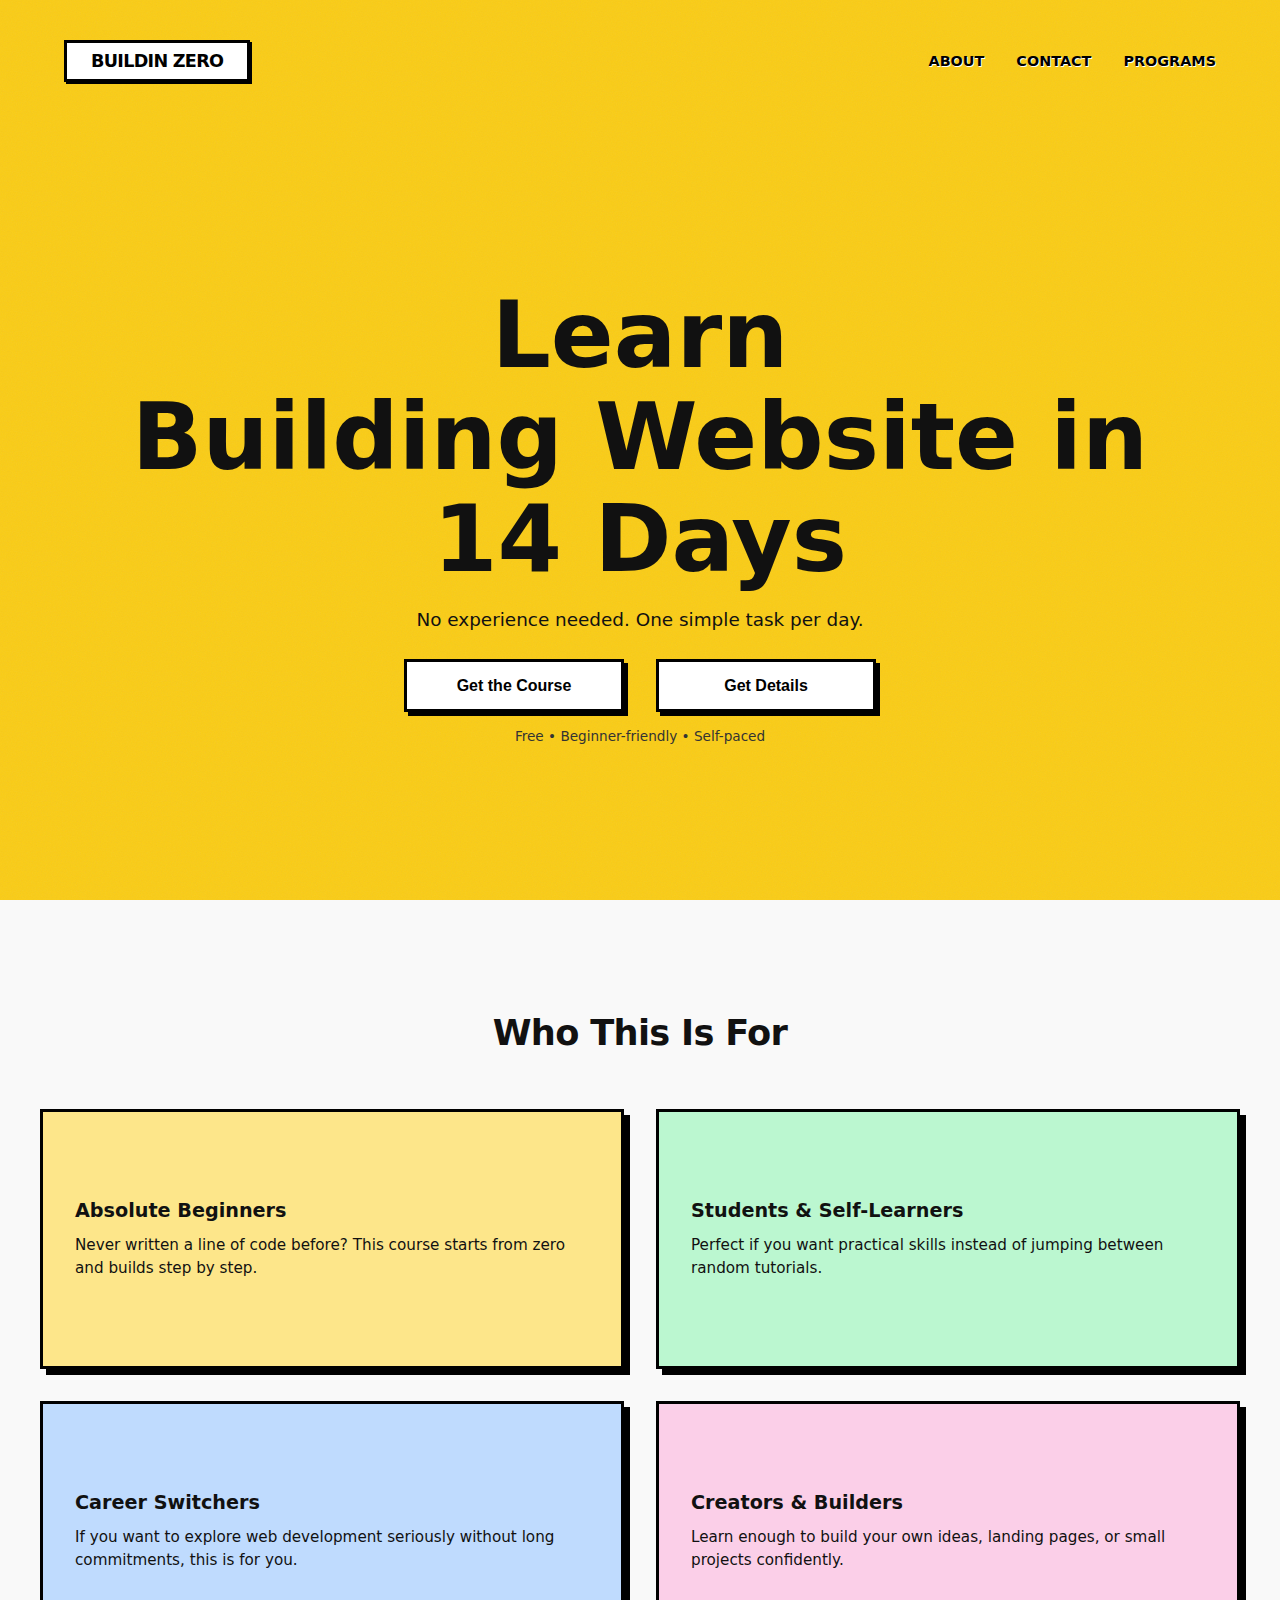
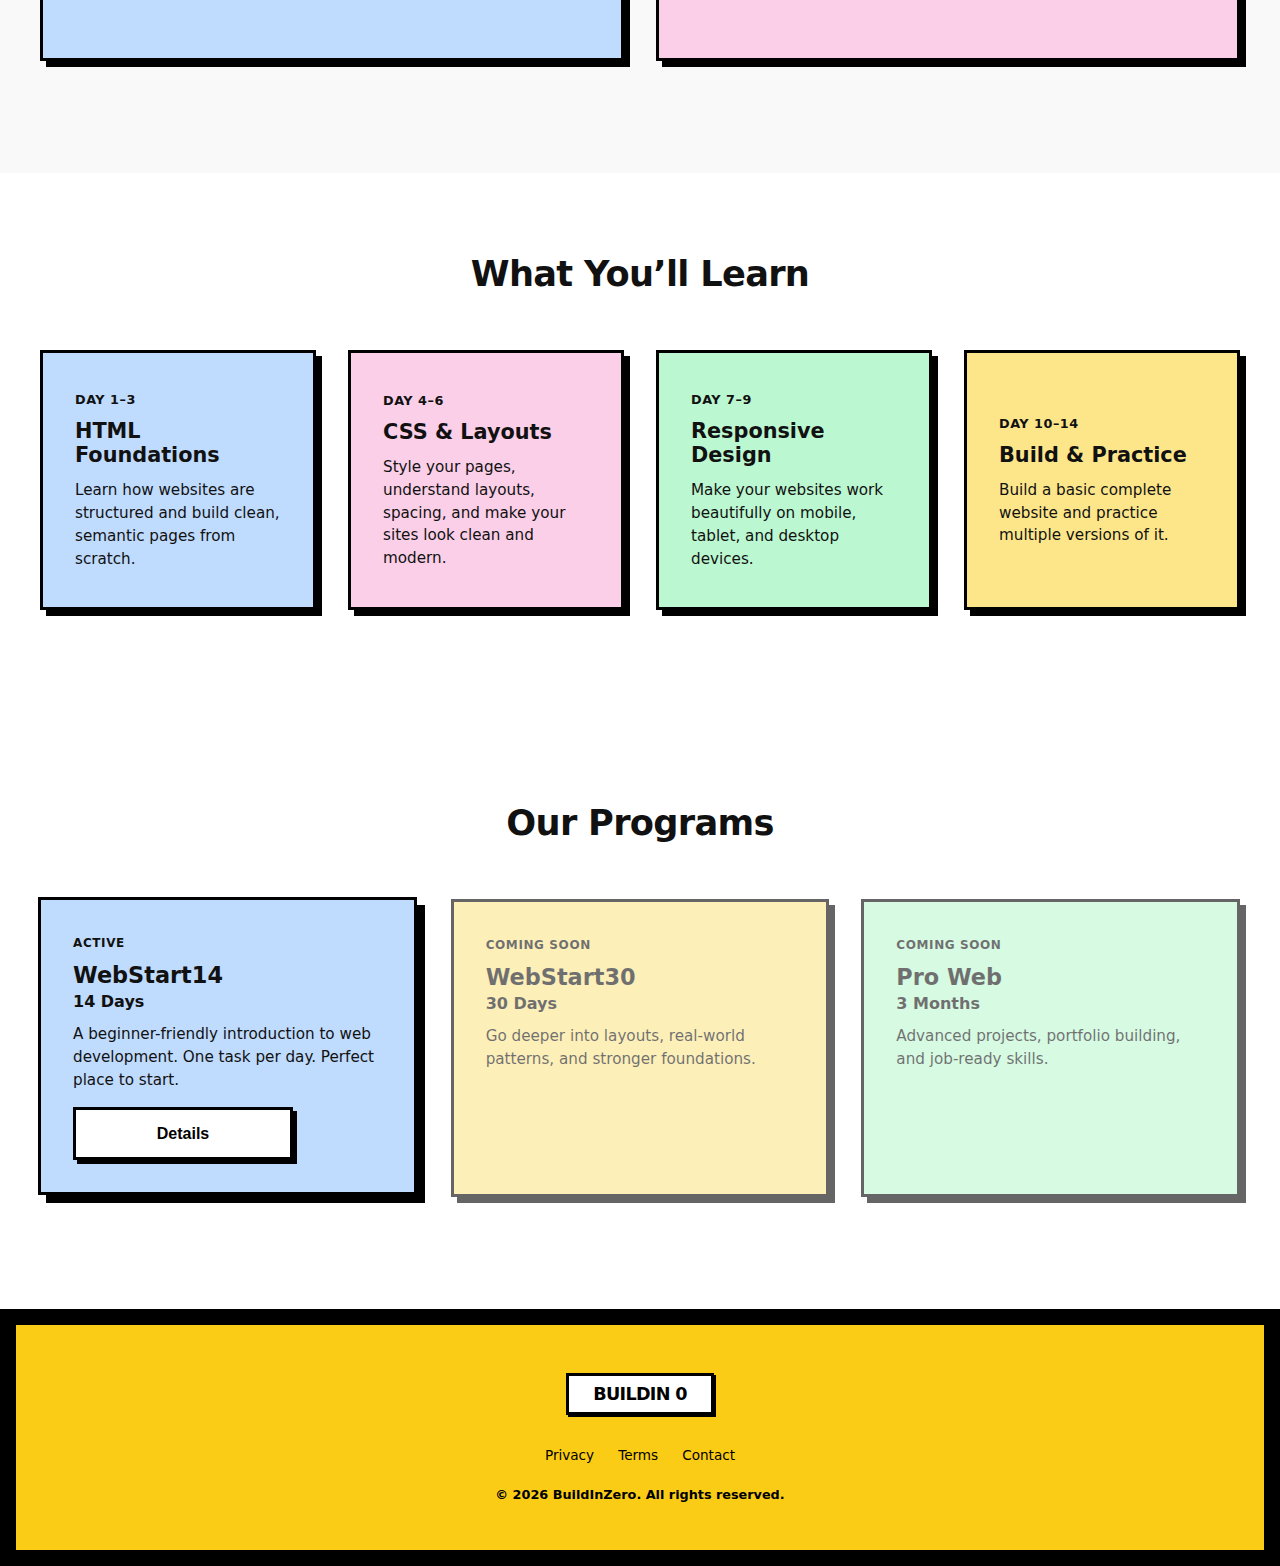
<file: index.html>
<!doctype html>
<html lang="en">
    <head>
        <meta charset="UTF-8" />
        <meta name="viewport" content="width=device-width, initial-scale=1.0" />
        <title>BuildInZero</title>
        <link rel="stylesheet" href="style.css" />
    </head>
    <body>
        <!-- NAVBAR -->
        <header class="navbar">
            <div class="nav-inner">
                <a href="index.html" class="logo">BuildIn  Zero</a>
                <nav class="nav-actions">
                    <a href="about.html" class="nav-link">About</a>
                    <a href="contact.html" class="nav-link">Contact</a>
                    <a href="#programs" class="nav-link">Programs</a>
                    <!--<button class="cta-btn small">Start Free</button>-->
                </nav>
                
                <button class="nav-toggle" aria-label="Toggle navigation">
                  <span></span>
                  <span></span>
                  <span></span>
                </button>

            </div>
        </header>

        <!-- HERO -->
        <section class="hero">
            <div class="hero-content">
                <h1 class="hero-title">Learn <br /> Building Website in <br /> 14 Days</h1>

                <p class="subtitle">
                    No experience needed. One simple task per day.
                </p>
                
                <span class="cta-btn-span">
                <button class="cta-btn">Get the Course</button>
                <button class="cta-btn">Get Details</button>
                </span>

                <p class="reassurance">Free • Beginner-friendly • Self-paced</p>
            </div>
        </section>
        
        
        
        <!-- SECTION 2: WHO THIS IS FOR -->
        <section class="section section-for">
          <div class="section-inner">
            <h2>Who This Is For</h2>
        
            <div class="for-grid">
        
              <div class="for-card yellow">
                <h3>Absolute Beginners</h3>
                <p>
                  Never written a line of code before?
                  This course starts from zero and builds step by step.
                </p>
              </div>
        
              <div class="for-card green">
                <h3>Students & Self-Learners</h3>
                <p>
                  Perfect if you want practical skills instead of
                  jumping between random tutorials.
                </p>
              </div>
        
              <div class="for-card blue">
                <h3>Career Switchers</h3>
                <p>
                  If you want to explore web development seriously
                  without long commitments, this is for you.
                </p>
              </div>
        
              <div class="for-card pink">
                <h3>Creators & Builders</h3>
                <p>
                  Learn enough to build your own ideas, landing pages,
                  or small projects confidently.
                </p>
              </div>
        
            </div>
          </div>
        </section>
        
        <!-- SECTION 3: WHAT YOU’LL LEARN -->
        <section class="section section-learn">
          <div class="section-what-you-learn-inner">
            <h2>What You’ll Learn</h2>
        
            <div class="learn-grid">
        
              <div class="learn-card bg-blue">
                <span class="learn-day">Day 1–3</span>
                <h3>HTML Foundations</h3>
                <p>
                  Learn how websites are structured and build
                  clean, semantic pages from scratch.
                </p>
              </div>
        
              <div class="learn-card bg-pink">
                <span class="learn-day">Day 4–6</span>
                <h3>CSS & Layouts</h3>
                <p>
                  Style your pages, understand layouts, spacing,
                  and make your sites look clean and modern.
                </p>
              </div>
        
              <div class="learn-card bg-green">
                <span class="learn-day">Day 7–9</span>
                <h3>Responsive Design</h3>
                <p>
                  Make your websites work beautifully on mobile,
                  tablet, and desktop devices.
                </p>
              </div>
        
              <div class="learn-card bg-yellow">
                <span class="learn-day">Day 10–14</span>
                <h3>Build & Practice</h3>
                <p>
                  Build a basic complete website and practice multiple versions of it.
                </p>
              </div>
        
            </div>
          </div>
        </section>
        
        
        <!-- SECTION: PROGRAMS -->
        <section id="programs" class="section section-programs">
          <div class="section-inner">
            <h2>Our Programs</h2>
        
            <div class="program-grid">
        
              <!-- ACTIVE -->
              <div class="program-card active " style="background: #bfdbfe;">
                <span class="program-tag">Active</span>
                <h3>WebStart14</h3>
                <p class="program-duration">14 Days</p>
                <p class="program-desc">
                  A beginner-friendly introduction to web development.
                  One task per day. Perfect place to start.
                </p>
                
                <button class="cta-btn course-btn" onclick="window.location.href='webstart14.html'">Details</button>
              </div>
        
              <!-- COMING SOON -->
              <div class="program-card coming " style="background: #fde68a;">
                <span class="program-tag">Coming Soon</span>
                <h3>WebStart30</h3>
                <p class="program-duration">30 Days</p>
                <p class="program-desc">
                  Go deeper into layouts, real-world patterns,
                  and stronger foundations.
                </p>
              </div>
        
              <!-- COMING SOON -->
              <div class="program-card coming " style="background: #bbf7d0;">
                <span class="program-tag">Coming Soon</span>
                <h3>Pro Web</h3>
                <p class="program-duration">3 Months</p>
                <p class="program-desc">
                  Advanced projects, portfolio building,
                  and job-ready skills.
                </p>
              </div>
        
            </div>
          </div>
        </section>

        
        <!-- FOOTER -->
        <footer class="footer">
          <div class="footer-inner">
        
            <div class="footer-brand">
                BUILDIN 0
            </div>
        
        
            <div class="footer-links">
              <a href="#">Privacy</a>
              <a href="#">Terms</a>
              <a href="#">Contact</a>
            </div>
        
            <p class="footer-copy">
              © 2026 BuildInZero. All rights reserved.
            </p>
        
          </div>
        </footer>


        <script src="script.js"></script>
    </body>
</html>
</file>
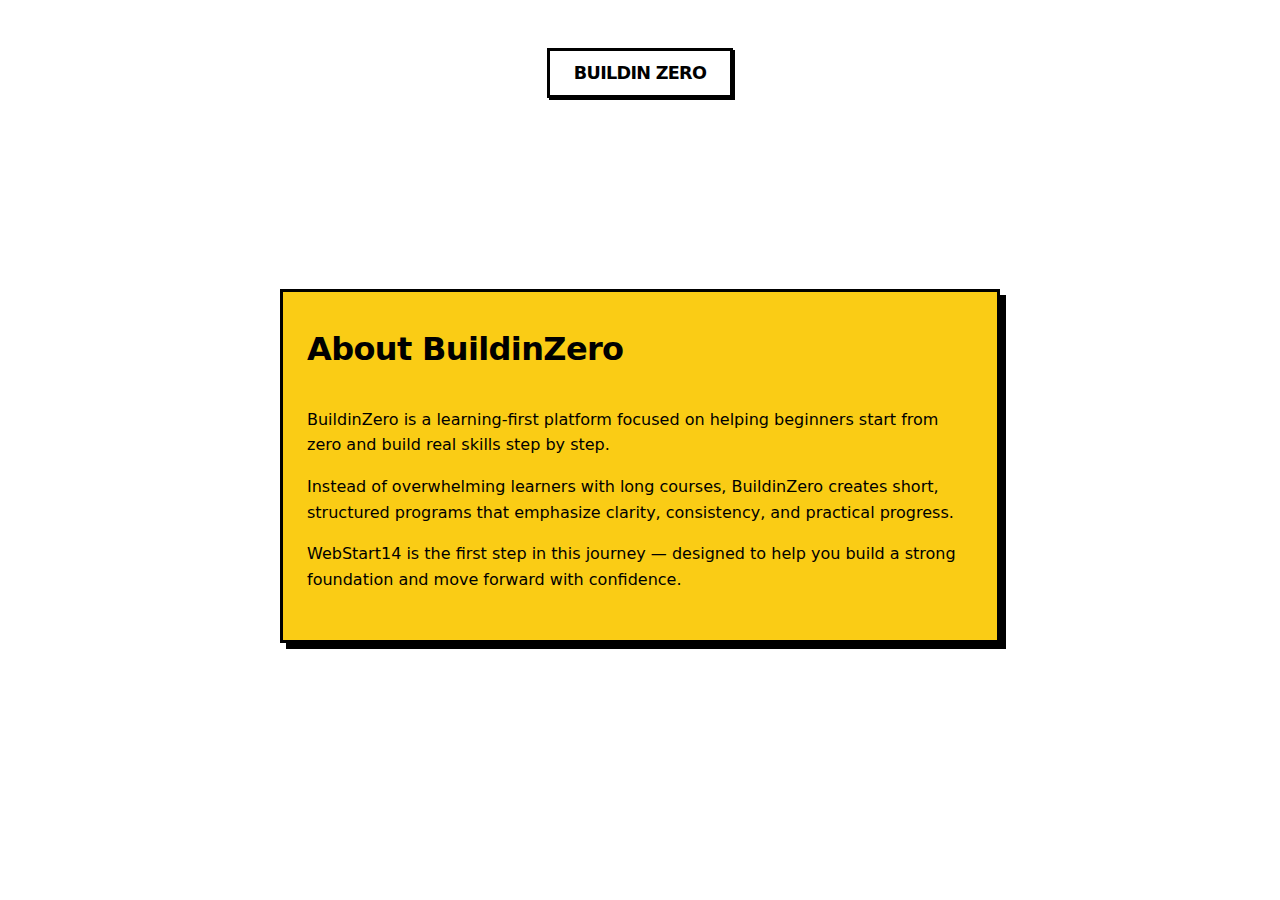
<file: about.html>
<!doctype html>
<html lang="en">
    <head>
        <meta charset="UTF-8" />
        <meta name="viewport" content="width=device-width, initial-scale=1.0" />
        <title>BuildInZero</title>
        <link rel="stylesheet" href="webstart14.css" />
        <style>
            .about-section{
                height: 100vh;
                display: flex;
                align-items: center;
                justify-content: center;
            }
            .section-2{
                background: #facc15;
            }
            .nav-inner{
                position: absolute;
                top: 0;
                left: 0;
                right: 0;
                margin-top: 1rem;
            }
        </style>
    </head>
    <body>
            <div class="nav-inner">
                <a href="index.html" class="logo">BuildIn  Zero</a>
            </div>
        <!-- SECTION: ABOUT BUILDINZERO -->
        <section class="section about-section">
            <div class="section-inner section-2">
                <h2>About BuildinZero</h2>

                <p class="text-block">
                    BuildinZero is a learning-first platform focused on helping
                    beginners start from zero and build real skills step by
                    step.
                </p>

                <p class="text-block">
                    Instead of overwhelming learners with long courses,
                    BuildinZero creates short, structured programs that
                    emphasize clarity, consistency, and practical progress.
                </p>

                <p class="text-block">
                    WebStart14 is the first step in this journey — designed to
                    help you build a strong foundation and move forward with
                    confidence.
                </p>
            </div>
        </section>
    </body>
</html>
</file>
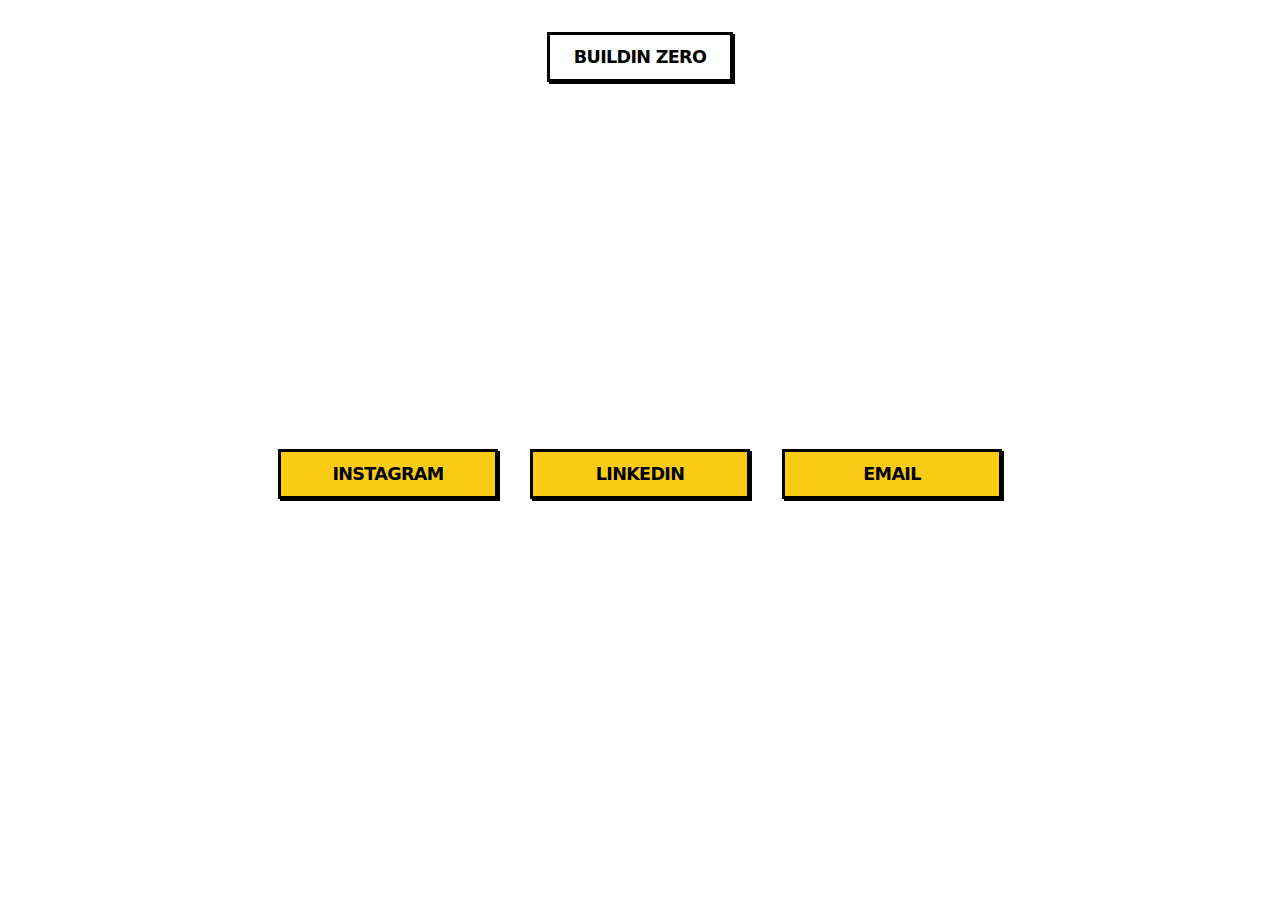
<file: contact.html>
<!doctype html>
<html lang="en">
    <head>
        <meta charset="UTF-8" />
        <meta name="viewport" content="width=device-width, initial-scale=1.0" />
        <title>BuildInZero</title>
        <link rel="stylesheet" href="webstart14.css" />
        <style>
            .contact-section{
                height: 80vh;
                display: flex;
                align-items: center;
                justify-content: center;
                gap: 2rem;
            }
            .contact-section a{
                background-color: #facc15;
                width: 220px;
                text-align: center;
            }
            .contact-section a:hover{
                box-shadow: 4px 4px #000;
            }
            
            @media(max-width: 768px){
                .contact-section{
                    flex-direction: column;
                }
            }
        </style>
    </head>
    <body>
            <div class="nav-inner">
                <a href="index.html" class="logo">BuildIn  Zero</a>
            </div>
        <!-- SECTION: ABOUT BUILDINZERO -->
        <section class="section contact-section">
            
            <a href="https://www.instagram.com/buildinzero" target="_blank" class="logo">Instagram</a>
            <a href="https://www.linkedin.com/in/buildinzero" class="logo">LinkedIn</a>
            <a href="https://mail.google.com/mail/?view=cm&fs=1&to=buildinzero@gmail.com"
               target="_blank"
               rel="noopener noreferrer" class="logo">Email</a>
        </section>
    </body>
</html>
</file>
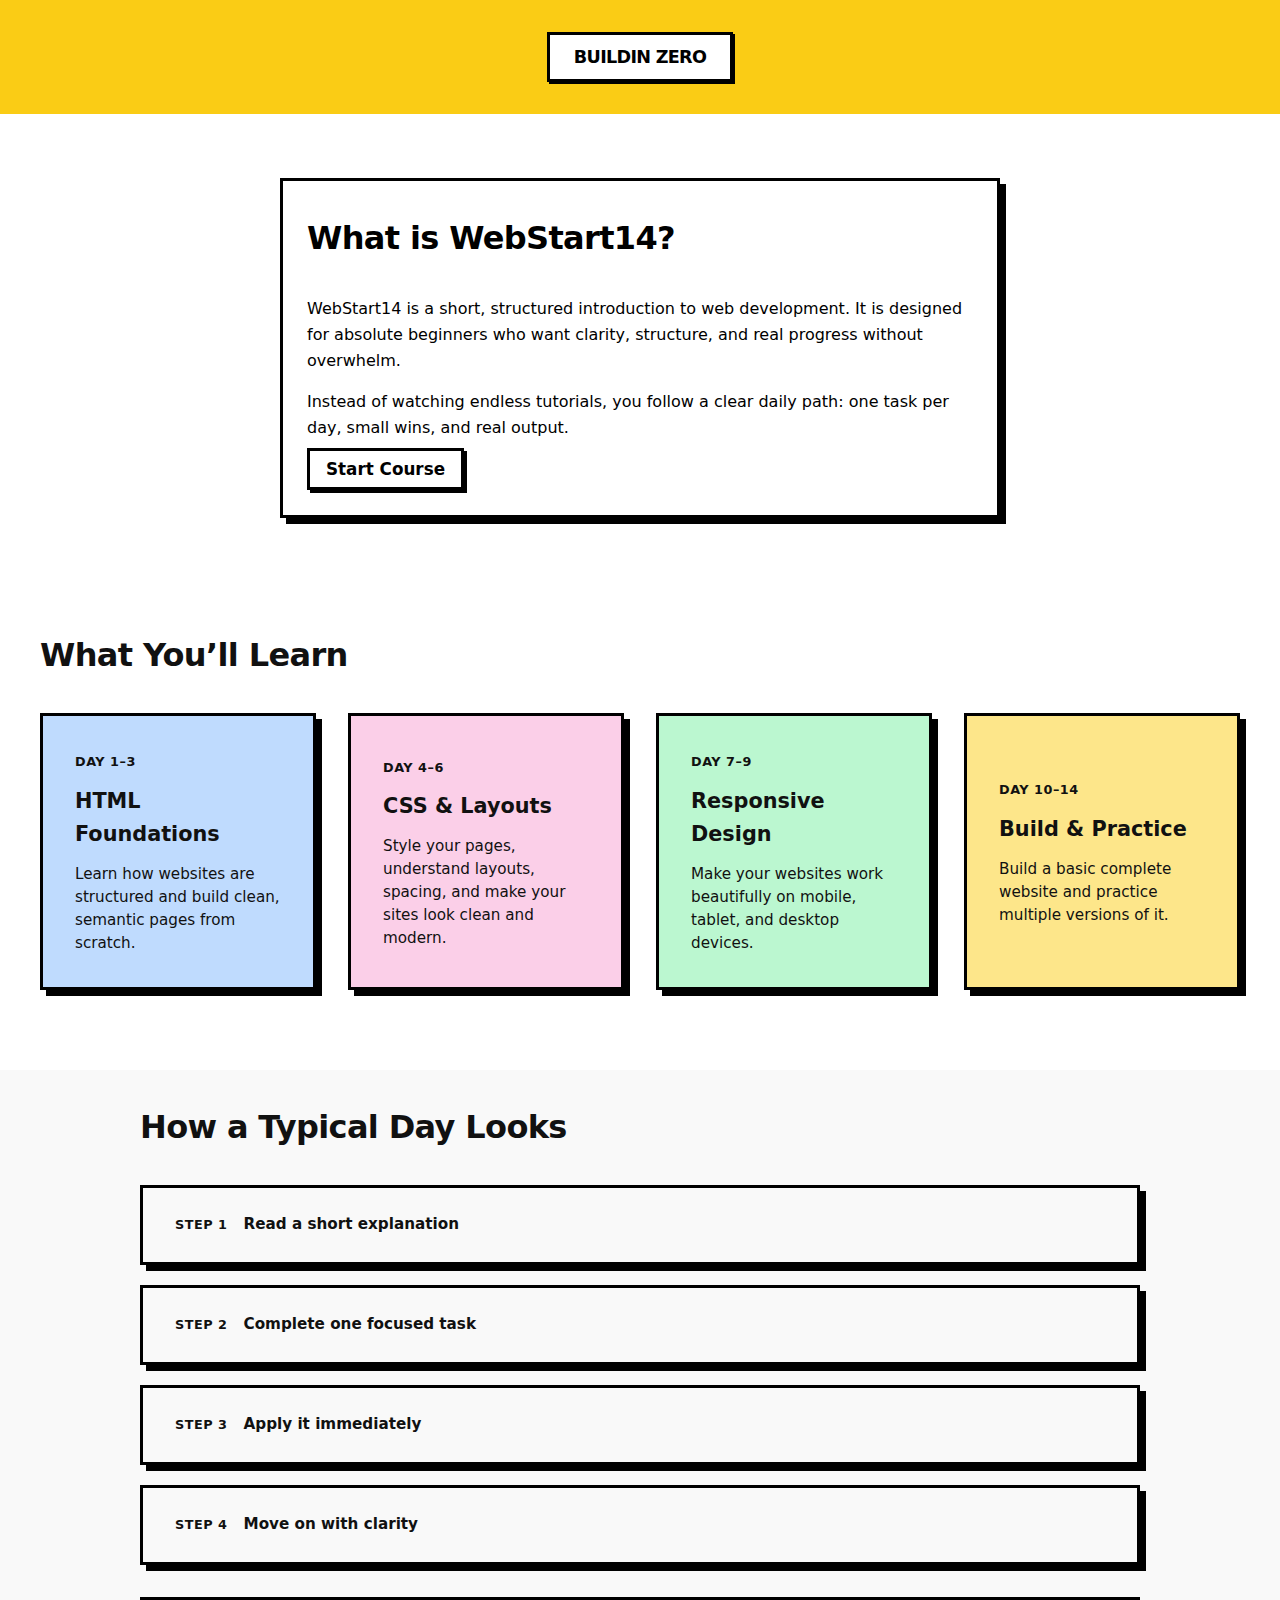
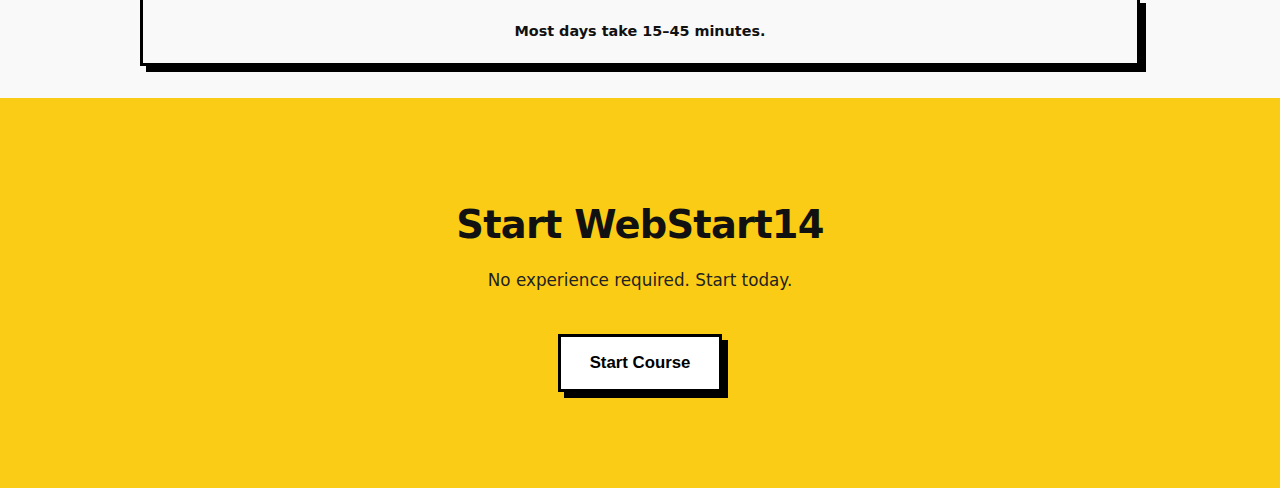
<file: webstart14.html>
<!DOCTYPE html>
<html lang="en">
<head>
  <meta charset="UTF-8" />
  <meta name="viewport" content="width=device-width, initial-scale=1.0" />
  <title>WebStart14 – Full Course Overview</title>
  <link rel="stylesheet" href="webstart14.css" />
</head>
<body>

    <!-- NAVBAR -->
    <header class="navbar">
        <div class="nav-inner">
            <a href="/index.html" class="logo">BuildIn  Zero</a>
            <!--<h1 class="logo" >BuildIn  Zero</h1>-->
            <!--<nav class="nav-actions">
                <a href="#start" class="nav-link">About</a>
                <a href="#start" class="nav-link">Contact</a>
                <a href="#start" class="nav-link">Courses</a>
                <button class="cta-btn small">Start Free</button>
            </nav>-->
        </div>
    </header>

<!-- PAGE HERO -->
<!--<section class="hero small-hero">
  <div class="hero-content">
    <h1>WebStart14</h1>
    <p class="subtitle">
      A 14-day beginner-first program to start your web development journey.
    </p>
  </div>
</section>-->

<!-- SECTION: WHAT IS -->
<section class="section">
  <div class="section-inner section-2">
    <h2>What is WebStart14?</h2>
    <p class="text-block">
      WebStart14 is a short, structured introduction to web development.
      It is designed for absolute beginners who want clarity, structure,
      and real progress without overwhelm.
    </p>

    <p class="text-block">
      Instead of watching endless tutorials, you follow a clear daily path:
      one task per day, small wins, and real output.
    </p>
    
    <a class="hero-cta-btn" href="https://rzp.io/rzp/l1GBJ3r">Start Course</a>
  </div>
</section>


<!-- SECTION: 14 DAY SNAPSHOT -->
<section class="section section-learn">
  <div class="section-what-you-learn-inner">
    <h2>What You’ll Learn</h2>

    <div class="learn-grid">

      <div class="learn-card bg-blue">
        <span class="learn-day">Day 1–3</span>
        <h3>HTML Foundations</h3>
        <p>
          Learn how websites are structured and build
          clean, semantic pages from scratch.
        </p>
      </div>

      <div class="learn-card bg-pink">
        <span class="learn-day">Day 4–6</span>
        <h3>CSS & Layouts</h3>
        <p>
          Style your pages, understand layouts, spacing,
          and make your sites look clean and modern.
        </p>
      </div>

      <div class="learn-card bg-green">
        <span class="learn-day">Day 7–9</span>
        <h3>Responsive Design</h3>
        <p>
          Make your websites work beautifully on mobile,
          tablet, and desktop devices.
        </p>
      </div>

      <div class="learn-card bg-yellow">
        <span class="learn-day">Day 10–14</span>
        <h3>Build & Practice</h3>
        <p>
          Build a basic complete website and practice multiple versions of it.
        </p>
      </div>

    </div>
  </div>
</section>

<!-- SECTION: DAILY FLOW -->
<section class="section section-alt">
  <div class="section-inner">
    <h2>How a Typical Day Looks</h2>

    <ol class="flow">
      <li>Read a short explanation</li>
      <li>Complete one focused task</li>
      <li>Apply it immediately</li>
      <li>Move on with clarity</li>
    </ol>

    <p class="note">
      Most days take 15–45 minutes.
    </p>
  </div>
</section>

<!-- SECTION: NEXT STEP -->
<!--<section class="section section-alt">
  <div class="section-inner">
    <h2>What Comes After WebStart14?</h2>
    <p class="text-block">
      WebStart14 is the foundation. After completing it, you can continue
      with longer programs like WebStart30 and the 3-month Pro Web path
      (coming soon).
    </p>
  </div>
</section>-->

<!-- CTA -->
<section class="section section-cta" id="start">
  <div class="section-inner cta-inner">
    <h2>Start WebStart14</h2>
    <p>No experience required. Start today.</p>
    <button class="cta-btn" onclick='window.location.href="https://rzp.io/rzp/l1GBJ3r"'>Start Course</button>
  </div>
</section>

</body>
</html>
</file>
<file: style.css>
/* RESET */
* {
    margin: 0;
    padding: 0;
    box-sizing: border-box;

    /*border: 1px solid red;*/
}

html {
  scroll-behavior: smooth;
}

body {
    font-family:
        system-ui,
        -apple-system,
        BlinkMacSystemFont,
        sans-serif;
    color: #111;
}

/* NAVBAR */
.logo {
    font-size: 1.1rem;
    font-weight: 900;
    text-decoration: none;
    letter-spacing: -0.04em;
    text-transform: uppercase;
    color: #000;
    background: #fff;
    padding: 0.5rem 1.5rem;
    border: 3px solid #000;
    box-shadow: 2px 2px 0 #000;
}

/* NAVBAR */
.navbar {
    position: absolute;
    top: 0;
    width: 100%;
    z-index: 10;
}

.nav-inner {
    max-width: 1200px;
    margin: 0 auto;
    padding: 2.5rem 1.5rem;
    display: flex;
    justify-content: space-between;
    align-items: center;
}

/* NAV LINKS */
.nav-actions {
    display: flex;
    align-items: center;
    justify-content: space-between;
    gap: 2rem;
}

.nav-link {
    text-decoration: none;
    color: #000;
    text-shadow: 1px 1px 0 #ffffff;
    text-transform: uppercase;
    font-size: 0.9rem;
    font-weight: 800;
}

/* SMALL CTA VARIANT */
.cta-btn.small {
    padding: 0.5rem 1rem;
    font-size: 0.9rem;
    box-shadow: 3px 3px 0 #000;
}

/* HAMBURGER BUTTON */
.nav-toggle {
    display: none;
    background: #fff;
    border: 3px solid #000;
    box-shadow: 2px 2px 0 #000;
    padding: 0.3rem 0.5rem;
    cursor: pointer;
}

.nav-toggle span {
    display: block;
    width: 22px;
    height: 3px;
    background: #000;
    margin: 4px 0;
}

/* HERO */
.hero {
    position: relative;
    min-height: 100vh;
    background: #facc15;
    display: flex;
    align-items: center;
    justify-content: center;
    text-align: center;
    padding: 2rem 1.5rem;
    overflow: hidden;
}

/* NOISE OVERLAY */
.hero::after {
    content: "";
    position: absolute;
    inset: 0;
    background-image: url("data:image/svg+xml;utf8,<svg xmlns='http://www.w3.org/2000/svg' width='120' height='120'><filter id='n'><feTurbulence type='fractalNoise' baseFrequency='0.8' numOctaves='4' stitchTiles='stitch'/></filter><rect width='120' height='120' filter='url(%23n)' opacity='0.08'/></svg>");
    pointer-events: none;
}

/* HERO CONTENT */
.hero-content {
    position: relative;
    z-index: 1;
    max-width: 1320px;
}

.hero-content .hero-title {
    font-size: 2.4rem;
    line-height: 1.1;
    font-weight: 800;
    margin-bottom: 1.2rem;
}

.subtitle {
    font-size: 1.05rem;
    margin-bottom: 1.8rem;
}

.cta-btn-span{
    display: flex;
    align-items: center;
    justify-content: center;
    gap: 2rem;
}

.cta-btn {
    min-width: 220px;
    background: #ffffff;
    color: #000;
    border: 3px solid #000;
    padding: 0.9rem 1.6rem;
    font-size: 1rem;
    font-weight: 700;
    cursor: pointer;
    box-shadow: 4px 4px 0 #000;
    transition:
        transform 0.1s ease,
        box-shadow 0.1s ease;
}

/* Hover: slight lift */
.cta-btn:hover {
    transform: translate(-2px, -2px);
    box-shadow: 6px 6px 0 #000;
}

/* Active: pressed */
.cta-btn:active {
    transform: translate(2px, 2px);
    box-shadow: 2px 2px 0 #000;
}

.reassurance {
    margin-top: 1rem;
    font-size: 0.85rem;
    color: #333;
}

/* TABLET */
@media (min-width: 768px) {
    .hero-content .hero-title {
        font-size: 3.2rem;
    }

    .subtitle {
        font-size: 1.15rem;
    }
}
@media (max-width: 600px){
    .cta-btn-span{
        flex-direction: column;
        gap: 1rem;
    }
}
@media (max-width: 768px) {
    
    .nav-toggle {
        display: block;
    }
    .hero-content{
        top: 2rem;
    }

    .nav-actions {
        position: absolute;
        top: 100%;
        right: 1.5rem;
        background: #fff;
        border: 3px solid #000;
        box-shadow: 3px 3px 0 #000;
        flex-direction: column;
        gap: 1rem;
        padding: 1rem;
        display: none;
    }

    .nav-actions.active {
        display: flex;
    }
}

/* DESKTOP */
@media (min-width: 1024px) {
    .hero-content{
        top: 4rem;
    }
    .hero-content .hero-title {
        font-size: 5.8rem;
    }
    
}

/*  SECTION 2 -- WHO IS THIS FOR  */

/* SECTION BASE */
.section {
    padding: 2rem 1.5rem;
    background: #f9f9f9;
}

.section-inner {
    max-width: 1200px;
    margin: 0 auto;
}

/* TITLE */
.section h2 {
    font-size: 2rem;
    font-weight: 800;
    text-align: center;
    margin-bottom: 3.5rem;
    letter-spacing: -0.02em;
}

/* GRID */
.for-grid {
    display: grid;
    grid-template-columns: 1fr;
    gap: 2rem;
    align-items: center;
}

/* CARD BASE */
.for-card {
    border: 3px solid #000;
    box-shadow: 6px 6px 0 #000;
    padding: 2rem;
    min-height: 220px;
    transition:
        transform 0.15s ease,
        box-shadow 0.15s ease;

    align-content: center;
}

.for-card h3 {
    font-size: 1.2rem;
    font-weight: 800;
    margin-bottom: 0.75rem;
}

.for-card p {
    font-size: 0.95rem;
    line-height: 1.5;
}

/* COLORS */
.for-card.yellow {
    background: #fde68a;
}
.for-card.green {
    background: #bbf7d0;
}
.for-card.blue {
    background: #bfdbfe;
}
.for-card.pink {
    background: #fbcfe8;
}

/* HOVER (DESKTOP ONLY) */
@media (hover: hover) {
    .for-card:hover {
        transform: translate(-3px, -3px);
        box-shadow: 9px 9px 0 #000;
    }
}

/* TABLET & UP */
@media (min-width: 768px) {
    .for-grid {
        grid-template-columns: repeat(2, 1fr);
    }

    .for-card {
        min-height: 260px;
    }
}

/* DESKTOP */
@media (min-width: 1024px) {
    .section {
        padding: 7rem 1.5rem;
    }

    .section h2 {
        font-size: 2.2rem;
    }
}

/*
    SECTION 3 -- WHAT YOU'LL LEARN
*/

.section-what-you-learn-inner {
    max-width: 1200px;
    margin: 0 auto;
}

.section-learn {
    padding: 5rem 2rem;
    background: #ffffff;
}

/* GRID */
.learn-grid {
    display: grid;
    grid-template-columns: 1fr;
    gap: 2rem;
}

/* CARD */
.learn-card {
    border: 3px solid #000;
    padding: 2rem;
    min-height: 230px;
    box-shadow: 6px 6px 0 #000;

    align-content: center;
}

.learn-day {
    display: inline-block;
    font-size: 0.8rem;
    font-weight: 700;
    margin-bottom: 0.75rem;
    text-transform: uppercase;
    letter-spacing: 0.04em;
}

.learn-card h3 {
    font-size: 1.3rem;
    font-weight: 800;
    margin-bottom: 0.75rem;
}

.learn-card p {
    font-size: 0.95rem;
    line-height: 1.5;
}

/* CARD COLORS — SHARED SYSTEM */
.bg-yellow {
    background: #fde68a;
}
.learn-card.bg-green {
    background: #bbf7d0;
}
.learn-card.bg-blue {
    background: #bfdbfe;
}
.learn-card.bg-pink {
    background: #fbcfe8;
}

/* HOVER (DESKTOP ONLY) */
@media (hover: hover) {
    .learn-card:hover {
        transform: translate(-2px, -2px);
        box-shadow: 8px 8px 0 #000;
    }
}

/* TABLET & UP */
@media (min-width: 1024px) {
    .learn-grid {
        grid-template-columns: repeat(4, 1fr);
    }

    .learn-card {
        min-height: 260px;
    }
}

@media (min-width: 640px) and (max-width: 1023px) {
    .learn-grid {
        grid-template-columns: repeat(2, 1fr);
    }
}



/* SECTION: PROGRAMS */
.section-programs {
  background: #ffffff;
}

/* GRID */
.program-grid {
  display: grid;
  grid-template-columns: 1fr;
  gap: 2rem;
}

/* CARD BASE */
.program-card {
  border: 3px solid #000;
  box-shadow: 6px 6px 0 #000;
  padding: 2rem;
  min-height: 260px;
  position: relative;
}

/* TAG */
.program-tag {
  display: inline-block;
  font-size: 0.75rem;
  font-weight: 800;
  margin-bottom: 0.75rem;
  text-transform: uppercase;
  letter-spacing: 0.05em;
}

/* TEXT */
.program-card h3 {
  font-size: 1.4rem;
  font-weight: 800;
  margin-bottom: 0.25rem;
}

.program-duration {
  font-weight: 700;
  margin-bottom: 0.75rem;
}

.program-desc {
  font-size: 0.95rem;
  line-height: 1.5;
}
.course-btn{
    margin-top: 1rem;
}

/* ACTIVE STATE */
.program-card.active {
  transform: translate(-2px, -2px);
  box-shadow: 8px 8px 0 #000;
}

/* COMING SOON STATE */
.program-card.coming {
  opacity: 0.6;
}

/* GRID RESPONSIVE */
@media (min-width: 768px) {
  .program-grid {
    grid-template-columns: repeat(3, 1fr);
  }
}


/* FOOTER */
.footer {
    background: #facc15;
    color: #000;
    padding: 3rem 1.5rem;
    border: 1rem solid black;
}

.footer-inner {
    max-width: 1000px;
    margin: 0 auto;
    text-align: center;
}

.footer-brand {
    margin-bottom: 2rem;
    max-width: max-content;
    justify-self: center;
    font-size: 1.1rem;
    font-weight: 900;
    letter-spacing: -0.04em;
    text-transform: uppercase;
    color: #000;
    background: #fff;
    padding: 0.5rem 1.5rem;
    border: 3px solid #000;
    box-shadow: 2px 2px 0 #000;
}

.footer-text {
    font-size: 0.9rem;
    margin-bottom: 1.5rem;
    color: #000;
}

.footer-links {
    display: flex;
    justify-content: center;
    gap: 1.5rem;
    margin-bottom: 1.5rem;
}

.footer-links a {
    color: #000;
    text-decoration: none;
    font-size: 0.85rem;
}

.footer-copy {
    font-size: 0.8rem;
    color: #000;
    font-weight: bold;
}
</file>
<file: webstart14.css>
/* ===== BASE RESET ===== */
* {
    margin: 0;
    padding: 0;
    box-sizing: border-box;

    /*border: 1px solid red;*/
}

body {
    font-family:
        system-ui,
        -apple-system,
        BlinkMacSystemFont,
        sans-serif;
    color: #111;
    line-height: 1.6;
}

/* Container */
.section-inner {
    max-width: 1000px;
    margin: 0 auto;
}

/* Sections */
.section {
    padding: 2rem 1.5rem;
}

.section-alt {
    background: #f9f9f9;
}

.section h2 {
    font-size: 2rem;
    font-weight: 800;
    margin-bottom: 2rem;
    letter-spacing: -0.02em;
}
/* NAVBAR */
.logo {
    font-size: 1.1rem;
    font-weight: 900;
    text-decoration: none;
    letter-spacing: -0.04em;
    text-transform: uppercase;
    color: #000;
    background: #fff;
    padding: 0.5rem 1.5rem;
    border: 3px solid #000;
    box-shadow: 2px 2px 0 #000;
}

/* NAVBAR */
.navbar {
    width: 100%;
    z-index: 10;
    background: #facc15;
}

.nav-inner {
    max-width: 1200px;
    margin: 0 auto;
    padding: 2rem 1.5rem;
    display: flex;
    justify-content: center;
    align-items: center;
}

/* NAV LINKS */
.nav-actions {
    display: flex;
    align-items: center;
    justify-content: space-between;
    gap: 2rem;
}

.nav-link {
    text-decoration: none;
    color: #000;
    text-shadow: 1px 1px 0 #ffffff;
    text-transform: uppercase;
    font-size: 0.9rem;
    font-weight: 800;
}

/* ===== HERO ===== */
.hero {
    background: #facc15;
    min-height: 40vh;
    display: flex;
    align-items: center;
    justify-content: center;
    text-align: center;
}

.hero-content {
    max-width: 720px;
    margin-bottom: 3rem;
}

.hero h1 {
    font-size: 2.8rem;
    font-weight: 900;
}

.subtitle {
    font-size: 1.1rem;
}

/* ===== TEXT BLOCKS ===== */
.text-block {
    max-width: 720px;
    font-size: 1rem;
    margin-bottom: 1rem;
}

.section-2 {
    margin-top: 2rem;
    max-width: 720px;
    justify-self: center;
    color: #000;
    background: #fff;
    padding: 2rem 1.5rem;
    border: 3px solid #000;
    box-shadow: 6px 6px 0 #000;
}

.hero-cta-btn {
    background: #fff;
    color: #000;
    border: 3px solid #000;
    padding: 0.5rem 1rem;
    font-size: 1.05rem;
    font-weight: 800;
    cursor: pointer;
    box-shadow: 3px 3px 0 #000;
    transition:
        transform 0.15s ease,
        box-shadow 0.15s ease;
    text-decoration: none;
    margin-top: 1rem;
}
.hero-cta-btn:hover {
    background-color: #facc15;
}

/*
    SECTION 3 -- SNAPSHOT
*/

.section-what-you-learn-inner {
    max-width: 1200px;
    margin: 0 auto;
}

.section-learn {
    padding: 5rem 2rem;
    background: #ffffff;
}

/* GRID */
.learn-grid {
    display: grid;
    grid-template-columns: 1fr;
    gap: 2rem;
}

/* CARD */
.learn-card {
    border: 3px solid #000;
    padding: 2rem;
    min-height: 230px;
    box-shadow: 6px 6px 0 #000;

    align-content: center;
}

.learn-day {
    display: inline-block;
    font-size: 0.8rem;
    font-weight: 700;
    margin-bottom: 0.75rem;
    text-transform: uppercase;
    letter-spacing: 0.04em;
}

.learn-card h3 {
    font-size: 1.3rem;
    font-weight: 800;
    margin-bottom: 0.75rem;
}

.learn-card p {
    font-size: 0.95rem;
    line-height: 1.5;
}

/* CARD COLORS — SHARED SYSTEM */
.bg-yellow {
    background: #fde68a;
}
.learn-card.bg-green {
    background: #bbf7d0;
}
.learn-card.bg-blue {
    background: #bfdbfe;
}
.learn-card.bg-pink {
    background: #fbcfe8;
}

/* HOVER (DESKTOP ONLY) */
@media (hover: hover) {
    .learn-card:hover {
        transform: translate(-2px, -2px);
        box-shadow: 8px 8px 0 #000;
    }
}

/* TABLET & UP */
@media (min-width: 1024px) {
    .learn-grid {
        grid-template-columns: repeat(4, 1fr);
    }

    .learn-card {
        min-height: 260px;
    }
}

@media (min-width: 640px) and (max-width: 1023px) {
    .learn-grid {
        grid-template-columns: repeat(2, 1fr);
    }
}

/* ===== DAILY FLOW ===== */
/* TABLE AS CARDS */
.flow {
    list-style: none;
    padding: 0;
    margin: 0;
    display: grid;
    gap: 1.25rem;
    counter-reset: step;
}

.flow li {
    border: 3px solid #000;
    padding: 0rem 2rem;
    min-height: 80px;
    box-shadow: 6px 6px 0 #000;

    display: flex;
    align-items: center;
    gap: 1rem;

    font-size: 0.95rem;
    font-weight: 700;
    line-height: 1.5;
}

/* Step label (table index feel) */
.flow li::before {
    counter-increment: step;
    content: "Step " counter(step);
    display: inline-block;
    font-size: 0.8rem;
    font-weight: 700;
    text-transform: uppercase;
    letter-spacing: 0.04em;
    white-space: nowrap;
}

/* Note row = final table row */
.note {
    margin-top: 2rem;
    border: 3px solid #000;
    padding: 1.25rem;
    box-shadow: 6px 6px 0 #000;
    font-size: 0.9rem;
    font-weight: 700;
    text-align: center;
}

/* ===== FINAL CTA SECTION ===== */
.section-cta {
    background: #facc15;
    padding: 6rem 1.5rem;
    text-align: center;
}

.cta-inner {
    max-width: 720px;
    margin: 0 auto;
}

/* Title */
.section-cta h2 {
    font-size: 2.4rem;
    font-weight: 900;
    margin-bottom: 0.75rem;
    letter-spacing: -0.02em;
}

/* Subtitle */
.section-cta p {
    font-size: 1.05rem;
    margin-bottom: 2.5rem;
    color: #222;
}

/* Button (Neo-Brutalist) */
.section-cta .cta-btn {
    background: #fff;
    color: #000;
    border: 3px solid #000;
    padding: 1rem 1.8rem;
    font-size: 1.05rem;
    font-weight: 800;
    cursor: pointer;
    box-shadow: 6px 6px 0 #000;
    transition:
        transform 0.15s ease,
        box-shadow 0.15s ease;
}

/* Hover (desktop only) */
@media (hover: hover) {
    .section-cta .cta-btn:hover {
        transform: translate(-3px, -3px);
        box-shadow: 9px 9px 0 #000;
    }
}

/* Mobile tweaks */
@media (max-width: 480px) {
    .section-cta h2 {
        font-size: 2rem;
    }

    .section-cta .cta-btn {
        width: 100%;
    }
}
</file>
